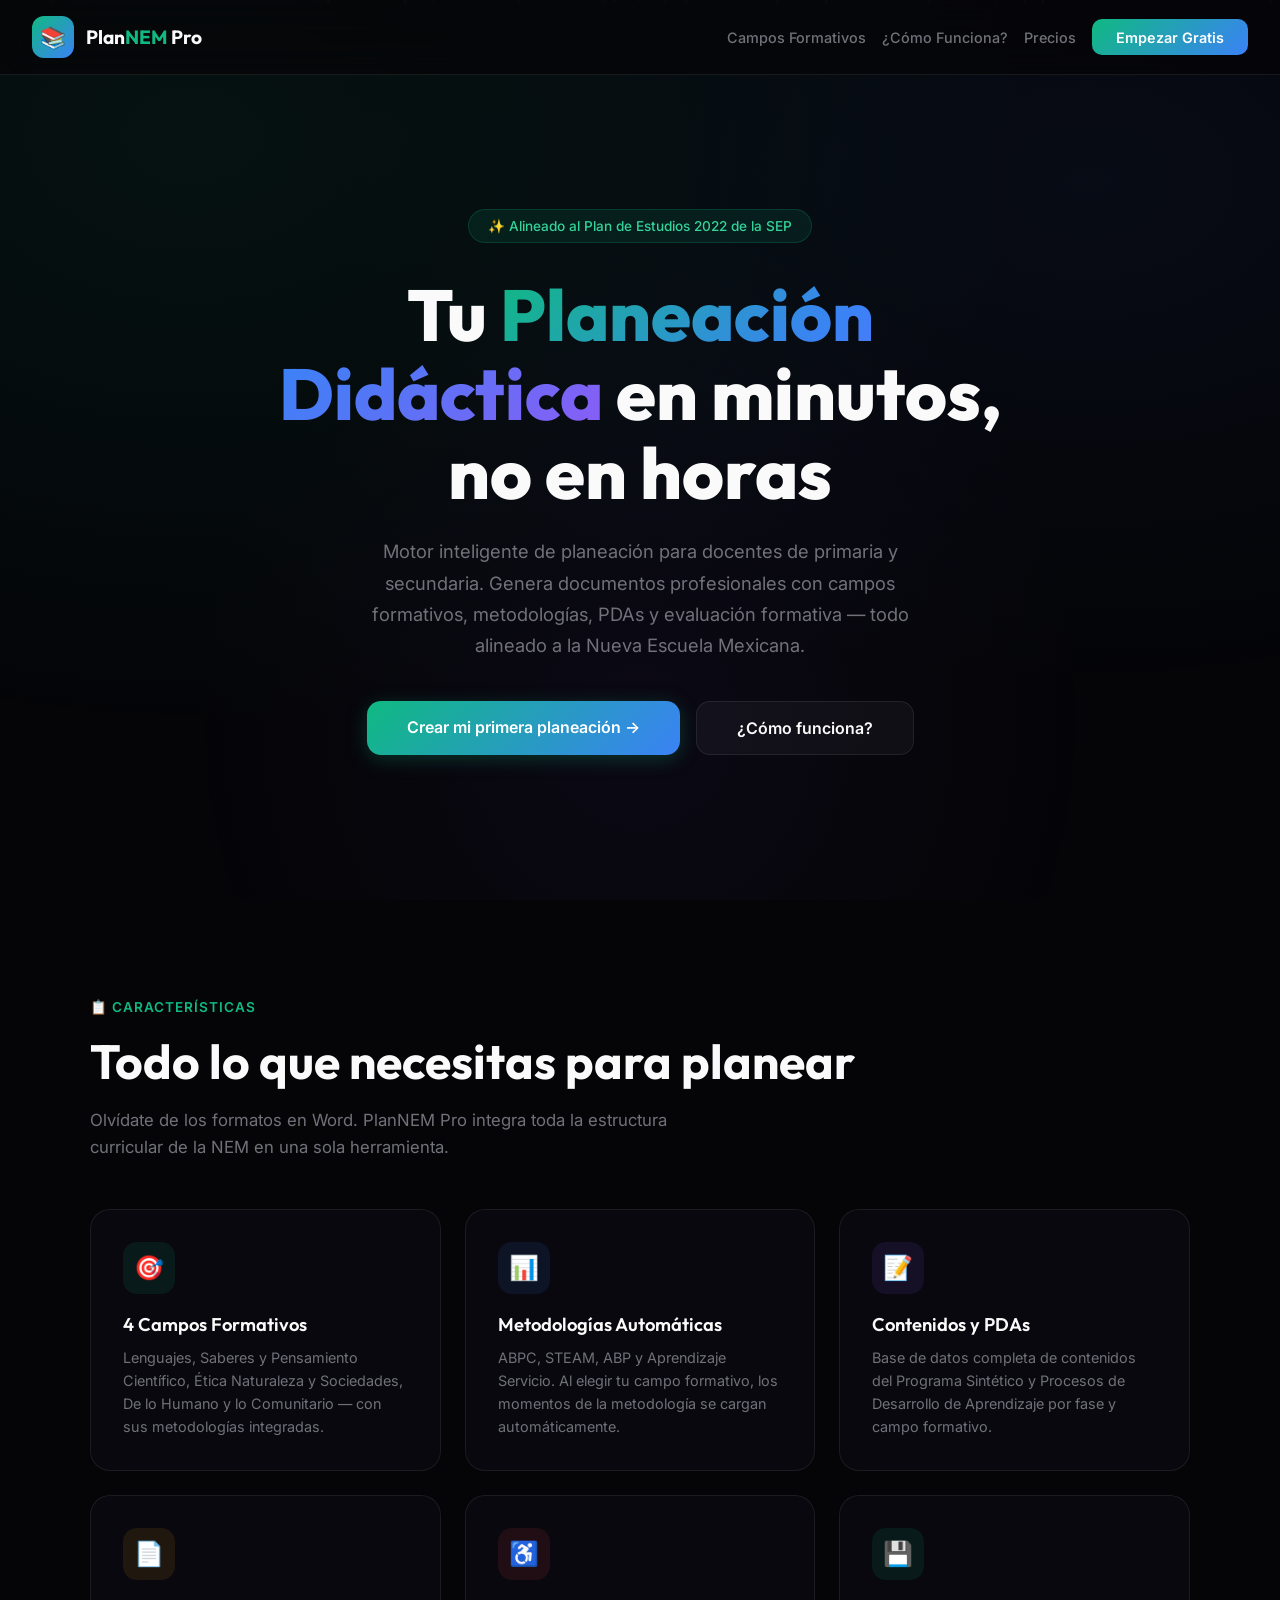
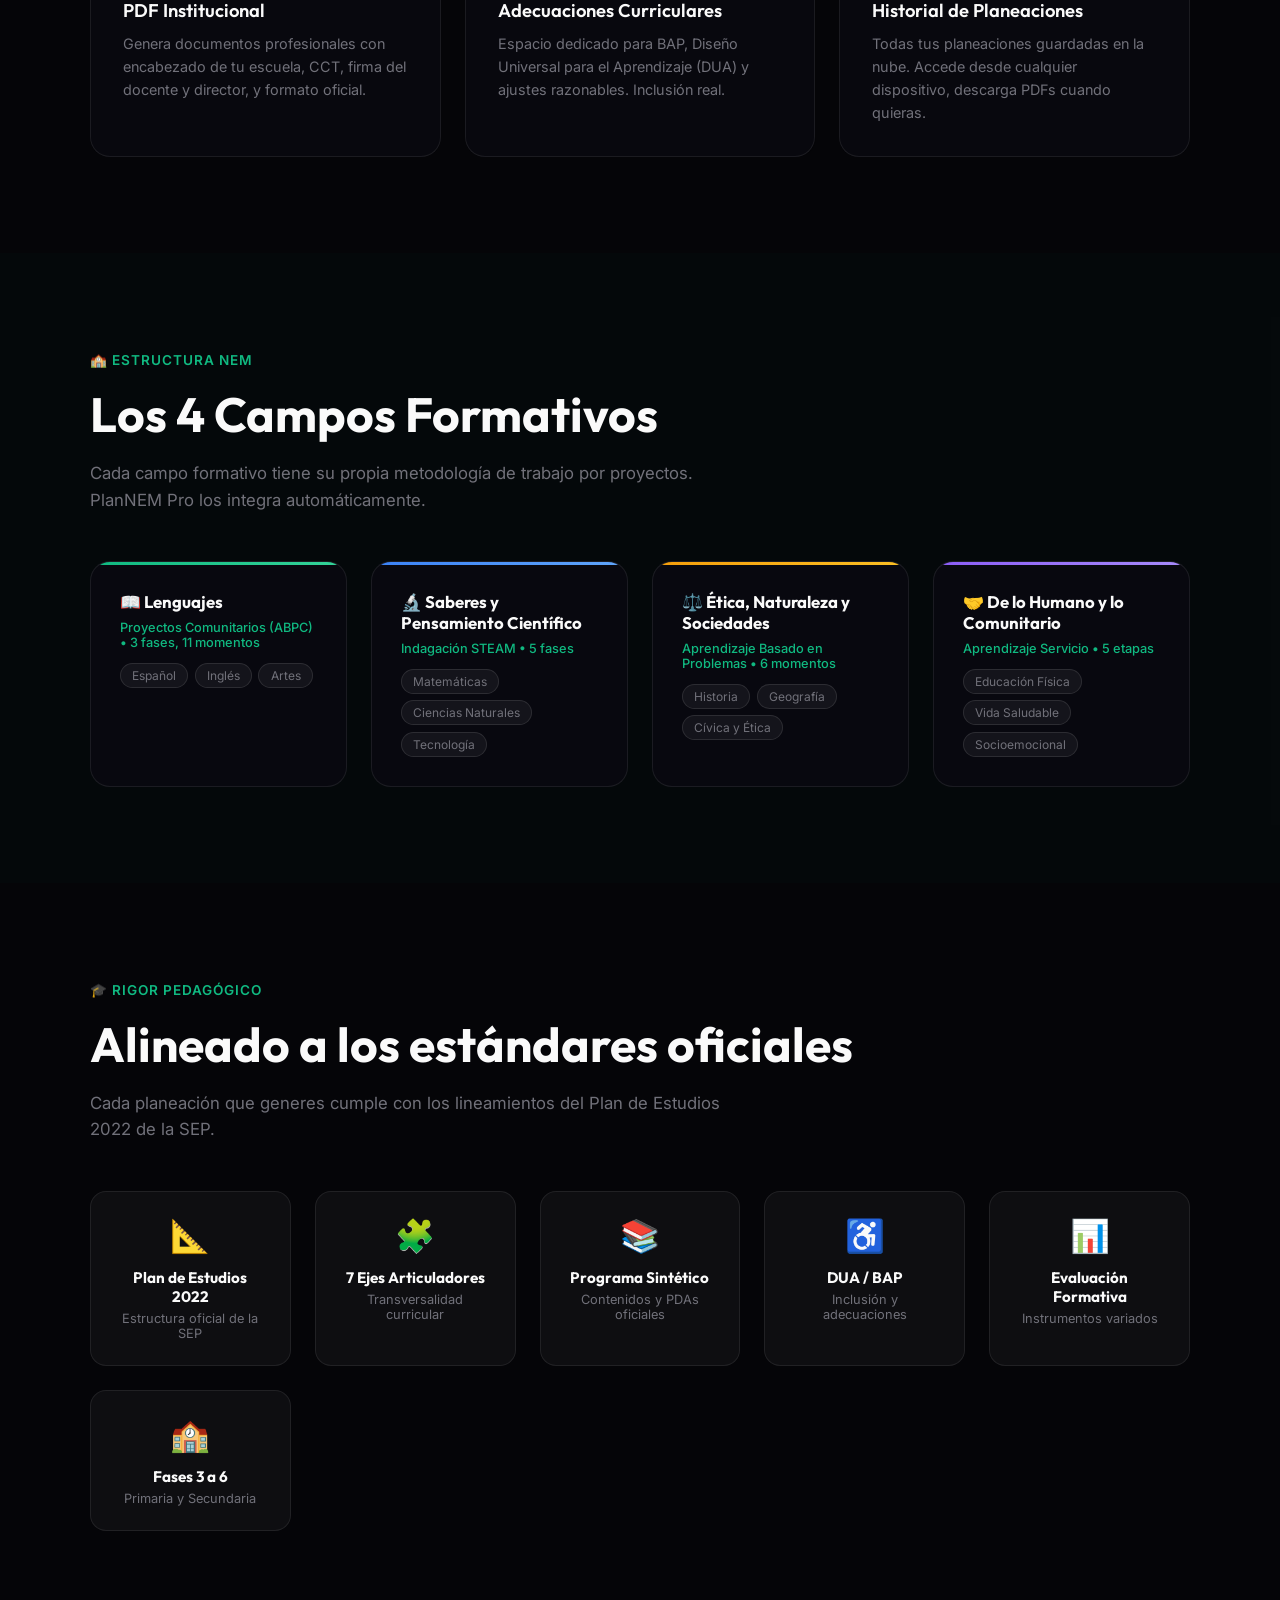
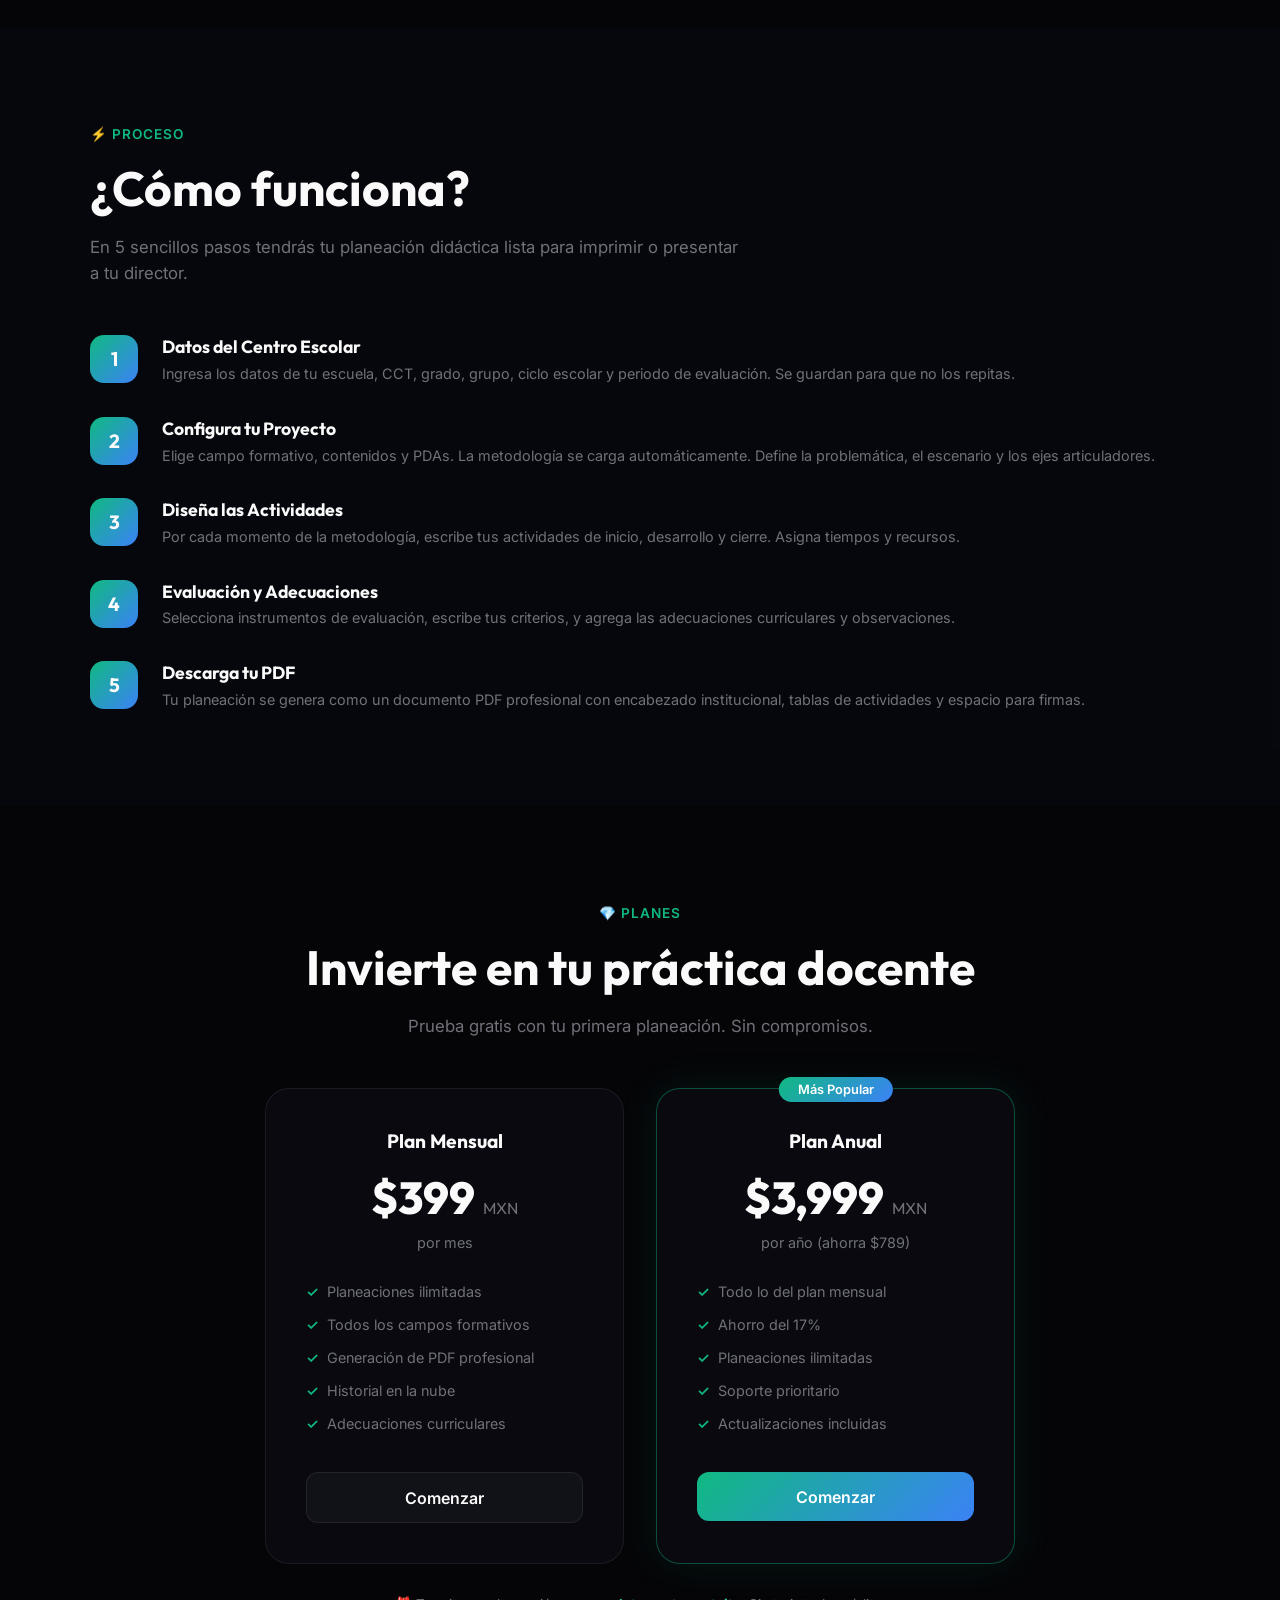
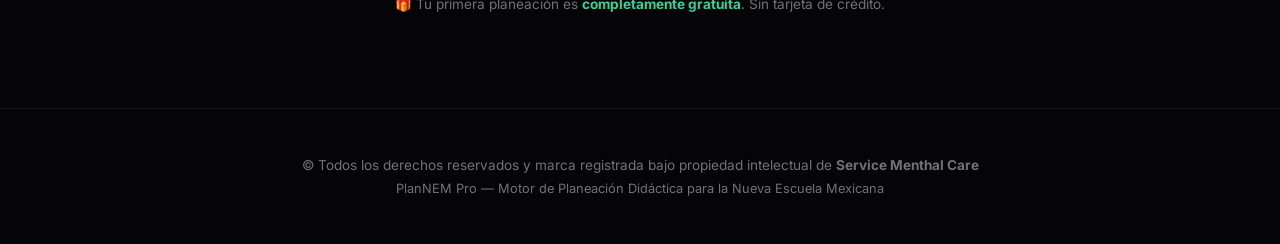
<file: promo/index.html>
<!DOCTYPE html>
<html lang="es">
<head>
<meta charset="UTF-8">
<meta name="viewport" content="width=device-width, initial-scale=1.0">
<title>PlanNEM Pro | Planeación Didáctica Inteligente — Nueva Escuela Mexicana</title>
<meta name="description" content="Genera planeaciones didácticas profesionales alineadas al Plan de Estudios 2022 de la SEP. Campos formativos, metodologías, PDAs y evaluación formativa en minutos.">
<link href="https://fonts.googleapis.com/css2?family=Outfit:wght@400;500;600;700;800&family=Inter:wght@400;500;600&display=swap" rel="stylesheet">
<style>
:root {
  --bg: #050508;
  --surface: rgba(255,255,255,0.04);
  --border: rgba(255,255,255,0.08);
  --accent: #10B981;
  --accent-blue: #3B82F6;
  --accent-purple: #8B5CF6;
  --text: #FAFAFA;
  --muted: #71717A;
  --success: #34D399;
}

* { margin:0; padding:0; box-sizing:border-box; }

html { scroll-behavior: smooth; }

body {
  font-family: 'Inter', -apple-system, sans-serif;
  background: var(--bg);
  color: var(--text);
  overflow-x: hidden;
  -webkit-font-smoothing: antialiased;
}

/* ─── Animated Background ─── */
.bg-gradient {
  position: fixed; inset: 0; z-index: 0;
  background:
    radial-gradient(ellipse at 15% 15%, rgba(16,185,129,0.08) 0%, transparent 55%),
    radial-gradient(ellipse at 85% 20%, rgba(59,130,246,0.06) 0%, transparent 50%),
    radial-gradient(ellipse at 50% 80%, rgba(139,92,246,0.05) 0%, transparent 50%);
  pointer-events: none;
}

.particles {
  position: fixed; inset: 0; z-index: 0; pointer-events: none;
  overflow: hidden;
}
.particle {
  position: absolute;
  width: 2px; height: 2px;
  background: rgba(16,185,129,0.3);
  border-radius: 50%;
  animation: floatUp linear infinite;
}
@keyframes floatUp {
  0% { transform: translateY(100vh) scale(0); opacity: 0; }
  10% { opacity: 1; }
  90% { opacity: 1; }
  100% { transform: translateY(-10vh) scale(1); opacity: 0; }
}

/* ─── Navigation ─── */
.nav {
  position: fixed; top: 0; left: 0; right: 0; z-index: 100;
  padding: 1rem 2rem;
  display: flex; align-items: center; justify-content: space-between;
  background: rgba(5,5,8,0.8);
  backdrop-filter: blur(20px);
  border-bottom: 1px solid var(--border);
  transition: all 0.3s;
}
.nav-brand {
  display: flex; align-items: center; gap: 0.75rem;
}
.nav-logo {
  width: 42px; height: 42px;
  background: linear-gradient(135deg, var(--accent), var(--accent-blue));
  border-radius: 12px;
  display: flex; align-items: center; justify-content: center;
  font-size: 1.3rem;
}
.nav-name {
  font-family: 'Outfit', sans-serif;
  font-weight: 700; font-size: 1.2rem;
}
.nav-name span { color: var(--accent); }
.nav-cta {
  display: flex; align-items: center; gap: 1rem;
}
.nav-link {
  color: var(--muted); text-decoration: none;
  font-size: 0.9rem; font-weight: 500;
  transition: color 0.2s;
}
.nav-link:hover { color: var(--text); }
.btn-nav {
  background: linear-gradient(135deg, var(--accent), var(--accent-blue));
  color: white; border: none;
  padding: 0.6rem 1.5rem; border-radius: 10px;
  font-weight: 600; font-size: 0.9rem;
  cursor: pointer; text-decoration: none;
  transition: transform 0.2s, box-shadow 0.2s;
}
.btn-nav:hover {
  transform: translateY(-2px);
  box-shadow: 0 8px 25px rgba(16,185,129,0.3);
}

/* ─── Hero Section ─── */
.hero {
  position: relative; z-index: 1;
  min-height: 100vh;
  display: flex; align-items: center; justify-content: center;
  text-align: center;
  padding: 8rem 2rem 4rem;
}
.hero-content { max-width: 800px; }
.hero-badge {
  display: inline-flex; align-items: center; gap: 0.5rem;
  background: rgba(16,185,129,0.1);
  border: 1px solid rgba(16,185,129,0.2);
  color: var(--success);
  padding: 0.5rem 1.2rem; border-radius: 50px;
  font-size: 0.85rem; font-weight: 500;
  margin-bottom: 2rem;
  animation: fadeInDown 0.8s ease;
}
.hero h1 {
  font-family: 'Outfit', sans-serif;
  font-size: clamp(2.5rem, 6vw, 4.5rem);
  font-weight: 800;
  line-height: 1.1;
  margin-bottom: 1.5rem;
  animation: fadeInUp 0.8s ease 0.2s both;
}
.hero h1 .gradient-text {
  background: linear-gradient(135deg, var(--accent), var(--accent-blue), var(--accent-purple));
  -webkit-background-clip: text;
  -webkit-text-fill-color: transparent;
  background-clip: text;
}
.hero p {
  font-size: 1.15rem;
  color: var(--muted);
  line-height: 1.7;
  max-width: 600px;
  margin: 0 auto 2.5rem;
  animation: fadeInUp 0.8s ease 0.4s both;
}
.hero-buttons {
  display: flex; gap: 1rem;
  justify-content: center; flex-wrap: wrap;
  animation: fadeInUp 0.8s ease 0.6s both;
}
.btn-hero {
  padding: 1rem 2.5rem; border-radius: 14px;
  font-size: 1rem; font-weight: 600;
  cursor: pointer; text-decoration: none;
  transition: all 0.3s;
  border: none;
}
.btn-hero-primary {
  background: linear-gradient(135deg, var(--accent), var(--accent-blue));
  color: white;
  box-shadow: 0 4px 20px rgba(16,185,129,0.25);
}
.btn-hero-primary:hover {
  transform: translateY(-3px);
  box-shadow: 0 8px 30px rgba(16,185,129,0.4);
}
.btn-hero-secondary {
  background: var(--surface);
  color: var(--text);
  border: 1px solid var(--border);
}
.btn-hero-secondary:hover {
  background: rgba(255,255,255,0.08);
  border-color: rgba(255,255,255,0.15);
}

/* ─── Section Base ─── */
.section {
  position: relative; z-index: 1;
  padding: 6rem 2rem;
}
.section-inner {
  max-width: 1100px;
  margin: 0 auto;
}
.section-label {
  display: inline-flex; align-items: center; gap: 0.4rem;
  color: var(--accent); font-size: 0.85rem;
  font-weight: 600; text-transform: uppercase;
  letter-spacing: 1px; margin-bottom: 1rem;
}
.section-title {
  font-family: 'Outfit', sans-serif;
  font-size: clamp(2rem, 4vw, 3rem);
  font-weight: 700; margin-bottom: 1rem;
}
.section-subtitle {
  color: var(--muted); font-size: 1.05rem;
  max-width: 650px; line-height: 1.6;
  margin-bottom: 3rem;
}

/* ─── Feature Cards ─── */
.features-grid {
  display: grid;
  grid-template-columns: repeat(auto-fit, minmax(280px, 1fr));
  gap: 1.5rem;
}
.feature-card {
  background: rgba(10,10,18,0.7);
  border: 1px solid var(--border);
  border-radius: 20px;
  padding: 2rem;
  backdrop-filter: blur(20px);
  transition: all 0.3s;
}
.feature-card:hover {
  border-color: rgba(16,185,129,0.3);
  transform: translateY(-4px);
  box-shadow: 0 12px 40px rgba(0,0,0,0.3);
}
.feature-icon {
  width: 52px; height: 52px;
  border-radius: 14px;
  display: flex; align-items: center; justify-content: center;
  font-size: 1.5rem;
  margin-bottom: 1.2rem;
}
.feature-card h3 {
  font-family: 'Outfit', sans-serif;
  font-size: 1.15rem; font-weight: 600;
  margin-bottom: 0.6rem;
}
.feature-card p {
  color: var(--muted);
  font-size: 0.9rem; line-height: 1.6;
}

/* ─── Campos Formativos Grid ─── */
.campos-grid {
  display: grid;
  grid-template-columns: repeat(auto-fit, minmax(250px, 1fr));
  gap: 1.5rem;
}
.campo-card {
  background: rgba(10,10,18,0.8);
  border: 1px solid var(--border);
  border-radius: 20px;
  padding: 1.8rem;
  transition: all 0.3s;
  position: relative;
  overflow: hidden;
}
.campo-card::before {
  content: '';
  position: absolute; top: 0; left: 0; right: 0;
  height: 3px;
  border-radius: 20px 20px 0 0;
}
.campo-card:nth-child(1)::before { background: linear-gradient(90deg, #10B981, #34D399); }
.campo-card:nth-child(2)::before { background: linear-gradient(90deg, #3B82F6, #60A5FA); }
.campo-card:nth-child(3)::before { background: linear-gradient(90deg, #F59E0B, #FBBF24); }
.campo-card:nth-child(4)::before { background: linear-gradient(90deg, #8B5CF6, #A78BFA); }
.campo-card:hover { transform: translateY(-4px); }
.campo-card h3 { font-family: 'Outfit', sans-serif; font-size: 1.05rem; margin-bottom: 0.5rem; }
.campo-metodologia {
  font-size: 0.8rem; color: var(--accent);
  font-weight: 500; margin-bottom: 0.8rem;
}
.campo-disciplinas {
  display: flex; flex-wrap: wrap; gap: 0.4rem;
}
.campo-tag {
  background: rgba(255,255,255,0.05);
  border: 1px solid rgba(255,255,255,0.1);
  padding: 0.25rem 0.7rem; border-radius: 20px;
  font-size: 0.75rem; color: var(--muted);
}

/* ─── How it works ─── */
.steps-list {
  display: flex; flex-direction: column; gap: 2rem;
}
.step-item {
  display: flex; gap: 1.5rem; align-items: flex-start;
}
.step-number {
  width: 48px; height: 48px; flex-shrink: 0;
  background: linear-gradient(135deg, var(--accent), var(--accent-blue));
  border-radius: 14px;
  display: flex; align-items: center; justify-content: center;
  font-family: 'Outfit', sans-serif;
  font-weight: 700; font-size: 1.2rem;
}
.step-item h3 { font-family: 'Outfit', sans-serif; font-size: 1.1rem; margin-bottom: 0.3rem; }
.step-item p { color: var(--muted); font-size: 0.9rem; line-height: 1.5; }

/* ─── Pricing ─── */
.pricing-grid {
  display: grid;
  grid-template-columns: repeat(auto-fit, minmax(300px, 1fr));
  gap: 2rem; max-width: 750px; margin: 0 auto;
}
.price-card {
  background: rgba(10,10,18,0.8);
  border: 1px solid var(--border);
  border-radius: 24px;
  padding: 2.5rem;
  text-align: center;
  transition: all 0.3s;
  position: relative;
}
.price-card.featured {
  border-color: rgba(16,185,129,0.4);
  box-shadow: 0 0 40px rgba(16,185,129,0.1);
}
.price-card.featured::before {
  content: 'Más Popular';
  position: absolute; top: -12px; left: 50%; transform: translateX(-50%);
  background: linear-gradient(135deg, var(--accent), var(--accent-blue));
  color: white;
  padding: 0.3rem 1.2rem; border-radius: 20px;
  font-size: 0.8rem; font-weight: 600;
}
.price-card h3 { font-family: 'Outfit', sans-serif; font-size: 1.2rem; margin-bottom: 0.5rem; }
.price-amount {
  font-family: 'Outfit', sans-serif;
  font-size: 2.8rem; font-weight: 800;
  margin: 1rem 0 0.5rem;
}
.price-amount span { font-size: 1rem; color: var(--muted); font-weight: 400; }
.price-period { color: var(--muted); font-size: 0.9rem; margin-bottom: 1.5rem; }
.price-features { list-style: none; text-align: left; margin-bottom: 2rem; }
.price-features li {
  padding: 0.5rem 0; color: var(--muted);
  font-size: 0.9rem;
  display: flex; align-items: center; gap: 0.5rem;
}
.price-features li::before { content: '✓'; color: var(--accent); font-weight: 600; }
.btn-price {
  display: block; width: 100%;
  padding: 0.9rem; border-radius: 12px;
  font-size: 1rem; font-weight: 600;
  cursor: pointer; text-decoration: none;
  text-align: center;
  transition: all 0.3s; border: none;
}
.btn-price-primary {
  background: linear-gradient(135deg, var(--accent), var(--accent-blue));
  color: white;
}
.btn-price-secondary {
  background: var(--surface);
  color: var(--text);
  border: 1px solid var(--border);
}

/* ─── Rigor Section ─── */
.rigor-grid {
  display: grid;
  grid-template-columns: repeat(auto-fit, minmax(200px, 1fr));
  gap: 1.5rem;
}
.rigor-item {
  text-align: center;
  padding: 1.5rem;
  background: var(--surface);
  border: 1px solid var(--border);
  border-radius: 16px;
}
.rigor-item .icon { font-size: 2rem; margin-bottom: 0.8rem; }
.rigor-item h4 { font-family: 'Outfit', sans-serif; font-size: 0.95rem; margin-bottom: 0.3rem; }
.rigor-item p { color: var(--muted); font-size: 0.8rem; }

/* ─── Footer ─── */
.footer {
  position: relative; z-index: 1;
  text-align: center;
  padding: 3rem 2rem;
  border-top: 1px solid var(--border);
  color: var(--muted);
  font-size: 0.85rem;
}

/* ─── Animations ─── */
@keyframes fadeInDown {
  from { opacity: 0; transform: translateY(-20px); }
  to { opacity: 1; transform: translateY(0); }
}
@keyframes fadeInUp {
  from { opacity: 0; transform: translateY(30px); }
  to { opacity: 1; transform: translateY(0); }
}

/* ─── Responsive ─── */
@media (max-width: 768px) {
  .nav { padding: 0.8rem 1rem; }
  .nav-link { display: none; }
  .hero { padding: 7rem 1.5rem 3rem; }
  .section { padding: 4rem 1.5rem; }
  .step-item { flex-direction: column; align-items: center; text-align: center; }
  .pricing-grid { grid-template-columns: 1fr; }
}
</style>
</head>
<body>

<div class="bg-gradient"></div>
<div class="particles" id="particles"></div>

<!-- Navigation -->
<nav class="nav">
  <div class="nav-brand">
    <div class="nav-logo">📚</div>
    <div class="nav-name">Plan<span>NEM</span> Pro</div>
  </div>
  <div class="nav-cta">
    <a href="#campos" class="nav-link">Campos Formativos</a>
    <a href="#como-funciona" class="nav-link">¿Cómo Funciona?</a>
    <a href="#precios" class="nav-link">Precios</a>
    <a href="/app/auth.html" class="btn-nav">Empezar Gratis</a>
  </div>
</nav>

<!-- Hero Section -->
<section class="hero">
  <div class="hero-content">
    <div class="hero-badge">✨ Alineado al Plan de Estudios 2022 de la SEP</div>
    <h1>Tu <span class="gradient-text">Planeación Didáctica</span> en minutos, no en horas</h1>
    <p>Motor inteligente de planeación para docentes de primaria y secundaria. Genera documentos profesionales con campos formativos, metodologías, PDAs y evaluación formativa — todo alineado a la Nueva Escuela Mexicana.</p>
    <div class="hero-buttons">
      <a href="/app/auth.html" class="btn-hero btn-hero-primary">Crear mi primera planeación →</a>
      <a href="#como-funciona" class="btn-hero btn-hero-secondary">¿Cómo funciona?</a>
    </div>
  </div>
</section>

<!-- Features Section -->
<section class="section">
  <div class="section-inner">
    <div class="section-label">📋 Características</div>
    <h2 class="section-title">Todo lo que necesitas para planear</h2>
    <p class="section-subtitle">Olvídate de los formatos en Word. PlanNEM Pro integra toda la estructura curricular de la NEM en una sola herramienta.</p>
    
    <div class="features-grid">
      <div class="feature-card">
        <div class="feature-icon" style="background:rgba(16,185,129,0.1);color:#10B981;">🎯</div>
        <h3>4 Campos Formativos</h3>
        <p>Lenguajes, Saberes y Pensamiento Científico, Ética Naturaleza y Sociedades, De lo Humano y lo Comunitario — con sus metodologías integradas.</p>
      </div>
      <div class="feature-card">
        <div class="feature-icon" style="background:rgba(59,130,246,0.1);color:#3B82F6;">📊</div>
        <h3>Metodologías Automáticas</h3>
        <p>ABPC, STEAM, ABP y Aprendizaje Servicio. Al elegir tu campo formativo, los momentos de la metodología se cargan automáticamente.</p>
      </div>
      <div class="feature-card">
        <div class="feature-icon" style="background:rgba(139,92,246,0.1);color:#8B5CF6;">📝</div>
        <h3>Contenidos y PDAs</h3>
        <p>Base de datos completa de contenidos del Programa Sintético y Procesos de Desarrollo de Aprendizaje por fase y campo formativo.</p>
      </div>
      <div class="feature-card">
        <div class="feature-icon" style="background:rgba(245,158,11,0.1);color:#F59E0B;">📄</div>
        <h3>PDF Institucional</h3>
        <p>Genera documentos profesionales con encabezado de tu escuela, CCT, firma del docente y director, y formato oficial.</p>
      </div>
      <div class="feature-card">
        <div class="feature-icon" style="background:rgba(239,68,68,0.1);color:#EF4444;">♿</div>
        <h3>Adecuaciones Curriculares</h3>
        <p>Espacio dedicado para BAP, Diseño Universal para el Aprendizaje (DUA) y ajustes razonables. Inclusión real.</p>
      </div>
      <div class="feature-card">
        <div class="feature-icon" style="background:rgba(16,185,129,0.1);color:#10B981;">💾</div>
        <h3>Historial de Planeaciones</h3>
        <p>Todas tus planeaciones guardadas en la nube. Accede desde cualquier dispositivo, descarga PDFs cuando quieras.</p>
      </div>
    </div>
  </div>
</section>

<!-- Campos Formativos Section -->
<section class="section" id="campos" style="background:rgba(16,185,129,0.02);">
  <div class="section-inner">
    <div class="section-label">🏫 Estructura NEM</div>
    <h2 class="section-title">Los 4 Campos Formativos</h2>
    <p class="section-subtitle">Cada campo formativo tiene su propia metodología de trabajo por proyectos. PlanNEM Pro los integra automáticamente.</p>
    
    <div class="campos-grid">
      <div class="campo-card">
        <h3>📖 Lenguajes</h3>
        <div class="campo-metodologia">Proyectos Comunitarios (ABPC) • 3 fases, 11 momentos</div>
        <div class="campo-disciplinas">
          <span class="campo-tag">Español</span>
          <span class="campo-tag">Inglés</span>
          <span class="campo-tag">Artes</span>
        </div>
      </div>
      <div class="campo-card">
        <h3>🔬 Saberes y Pensamiento Científico</h3>
        <div class="campo-metodologia">Indagación STEAM • 5 fases</div>
        <div class="campo-disciplinas">
          <span class="campo-tag">Matemáticas</span>
          <span class="campo-tag">Ciencias Naturales</span>
          <span class="campo-tag">Tecnología</span>
        </div>
      </div>
      <div class="campo-card">
        <h3>⚖️ Ética, Naturaleza y Sociedades</h3>
        <div class="campo-metodologia">Aprendizaje Basado en Problemas • 6 momentos</div>
        <div class="campo-disciplinas">
          <span class="campo-tag">Historia</span>
          <span class="campo-tag">Geografía</span>
          <span class="campo-tag">Cívica y Ética</span>
        </div>
      </div>
      <div class="campo-card">
        <h3>🤝 De lo Humano y lo Comunitario</h3>
        <div class="campo-metodologia">Aprendizaje Servicio • 5 etapas</div>
        <div class="campo-disciplinas">
          <span class="campo-tag">Educación Física</span>
          <span class="campo-tag">Vida Saludable</span>
          <span class="campo-tag">Socioemocional</span>
        </div>
      </div>
    </div>
  </div>
</section>

<!-- Rigor Pedagógico -->
<section class="section">
  <div class="section-inner">
    <div class="section-label">🎓 Rigor Pedagógico</div>
    <h2 class="section-title">Alineado a los estándares oficiales</h2>
    <p class="section-subtitle">Cada planeación que generes cumple con los lineamientos del Plan de Estudios 2022 de la SEP.</p>
    
    <div class="rigor-grid">
      <div class="rigor-item">
        <div class="icon">📐</div>
        <h4>Plan de Estudios 2022</h4>
        <p>Estructura oficial de la SEP</p>
      </div>
      <div class="rigor-item">
        <div class="icon">🧩</div>
        <h4>7 Ejes Articuladores</h4>
        <p>Transversalidad curricular</p>
      </div>
      <div class="rigor-item">
        <div class="icon">📚</div>
        <h4>Programa Sintético</h4>
        <p>Contenidos y PDAs oficiales</p>
      </div>
      <div class="rigor-item">
        <div class="icon">♿</div>
        <h4>DUA / BAP</h4>
        <p>Inclusión y adecuaciones</p>
      </div>
      <div class="rigor-item">
        <div class="icon">📊</div>
        <h4>Evaluación Formativa</h4>
        <p>Instrumentos variados</p>
      </div>
      <div class="rigor-item">
        <div class="icon">🏫</div>
        <h4>Fases 3 a 6</h4>
        <p>Primaria y Secundaria</p>
      </div>
    </div>
  </div>
</section>

<!-- How it works -->
<section class="section" id="como-funciona" style="background:rgba(59,130,246,0.02);">
  <div class="section-inner">
    <div class="section-label">⚡ Proceso</div>
    <h2 class="section-title">¿Cómo funciona?</h2>
    <p class="section-subtitle">En 5 sencillos pasos tendrás tu planeación didáctica lista para imprimir o presentar a tu director.</p>
    
    <div class="steps-list">
      <div class="step-item">
        <div class="step-number">1</div>
        <div>
          <h3>Datos del Centro Escolar</h3>
          <p>Ingresa los datos de tu escuela, CCT, grado, grupo, ciclo escolar y periodo de evaluación. Se guardan para que no los repitas.</p>
        </div>
      </div>
      <div class="step-item">
        <div class="step-number">2</div>
        <div>
          <h3>Configura tu Proyecto</h3>
          <p>Elige campo formativo, contenidos y PDAs. La metodología se carga automáticamente. Define la problemática, el escenario y los ejes articuladores.</p>
        </div>
      </div>
      <div class="step-item">
        <div class="step-number">3</div>
        <div>
          <h3>Diseña las Actividades</h3>
          <p>Por cada momento de la metodología, escribe tus actividades de inicio, desarrollo y cierre. Asigna tiempos y recursos.</p>
        </div>
      </div>
      <div class="step-item">
        <div class="step-number">4</div>
        <div>
          <h3>Evaluación y Adecuaciones</h3>
          <p>Selecciona instrumentos de evaluación, escribe tus criterios, y agrega las adecuaciones curriculares y observaciones.</p>
        </div>
      </div>
      <div class="step-item">
        <div class="step-number">5</div>
        <div>
          <h3>Descarga tu PDF</h3>
          <p>Tu planeación se genera como un documento PDF profesional con encabezado institucional, tablas de actividades y espacio para firmas.</p>
        </div>
      </div>
    </div>
  </div>
</section>

<!-- Pricing -->
<section class="section" id="precios">
  <div class="section-inner" style="text-align:center;">
    <div class="section-label" style="justify-content:center;">💎 Planes</div>
    <h2 class="section-title">Invierte en tu práctica docente</h2>
    <p class="section-subtitle" style="margin-left:auto;margin-right:auto;">Prueba gratis con tu primera planeación. Sin compromisos.</p>
    
    <div class="pricing-grid">
      <div class="price-card">
        <h3>Plan Mensual</h3>
        <div class="price-amount">$399 <span>MXN</span></div>
        <div class="price-period">por mes</div>
        <ul class="price-features">
          <li>Planeaciones ilimitadas</li>
          <li>Todos los campos formativos</li>
          <li>Generación de PDF profesional</li>
          <li>Historial en la nube</li>
          <li>Adecuaciones curriculares</li>
        </ul>
        <a href="/app/auth.html" class="btn-price btn-price-secondary">Comenzar</a>
      </div>
      <div class="price-card featured">
        <h3>Plan Anual</h3>
        <div class="price-amount">$3,999 <span>MXN</span></div>
        <div class="price-period">por año (ahorra $789)</div>
        <ul class="price-features">
          <li>Todo lo del plan mensual</li>
          <li>Ahorro del 17%</li>
          <li>Planeaciones ilimitadas</li>
          <li>Soporte prioritario</li>
          <li>Actualizaciones incluidas</li>
        </ul>
        <a href="/app/auth.html" class="btn-price btn-price-primary">Comenzar</a>
      </div>
    </div>
    
    <p style="color:var(--muted);font-size:0.85rem;margin-top:2rem;">🎁 Tu primera planeación es <strong style="color:var(--success)">completamente gratuita</strong>. Sin tarjeta de crédito.</p>
  </div>
</section>

<!-- Footer -->
<footer class="footer">
  <p>© Todos los derechos reservados y marca registrada bajo propiedad intelectual de <strong>Service Menthal Care</strong></p>
  <p style="margin-top:0.5rem;font-size:0.8rem;">PlanNEM Pro — Motor de Planeación Didáctica para la Nueva Escuela Mexicana</p>
</footer>

<script>
// Particle effect
const particleContainer = document.getElementById('particles');
for (let i = 0; i < 30; i++) {
  const p = document.createElement('div');
  p.className = 'particle';
  p.style.left = Math.random() * 100 + '%';
  p.style.animationDuration = (8 + Math.random() * 15) + 's';
  p.style.animationDelay = Math.random() * 10 + 's';
  p.style.width = p.style.height = (1 + Math.random() * 3) + 'px';
  particleContainer.appendChild(p);
}

// Smooth scroll
document.querySelectorAll('a[href^="#"]').forEach(a => {
  a.addEventListener('click', e => {
    e.preventDefault();
    document.querySelector(a.getAttribute('href')).scrollIntoView({ behavior: 'smooth' });
  });
});
</script>

</body>
</html>
</file>
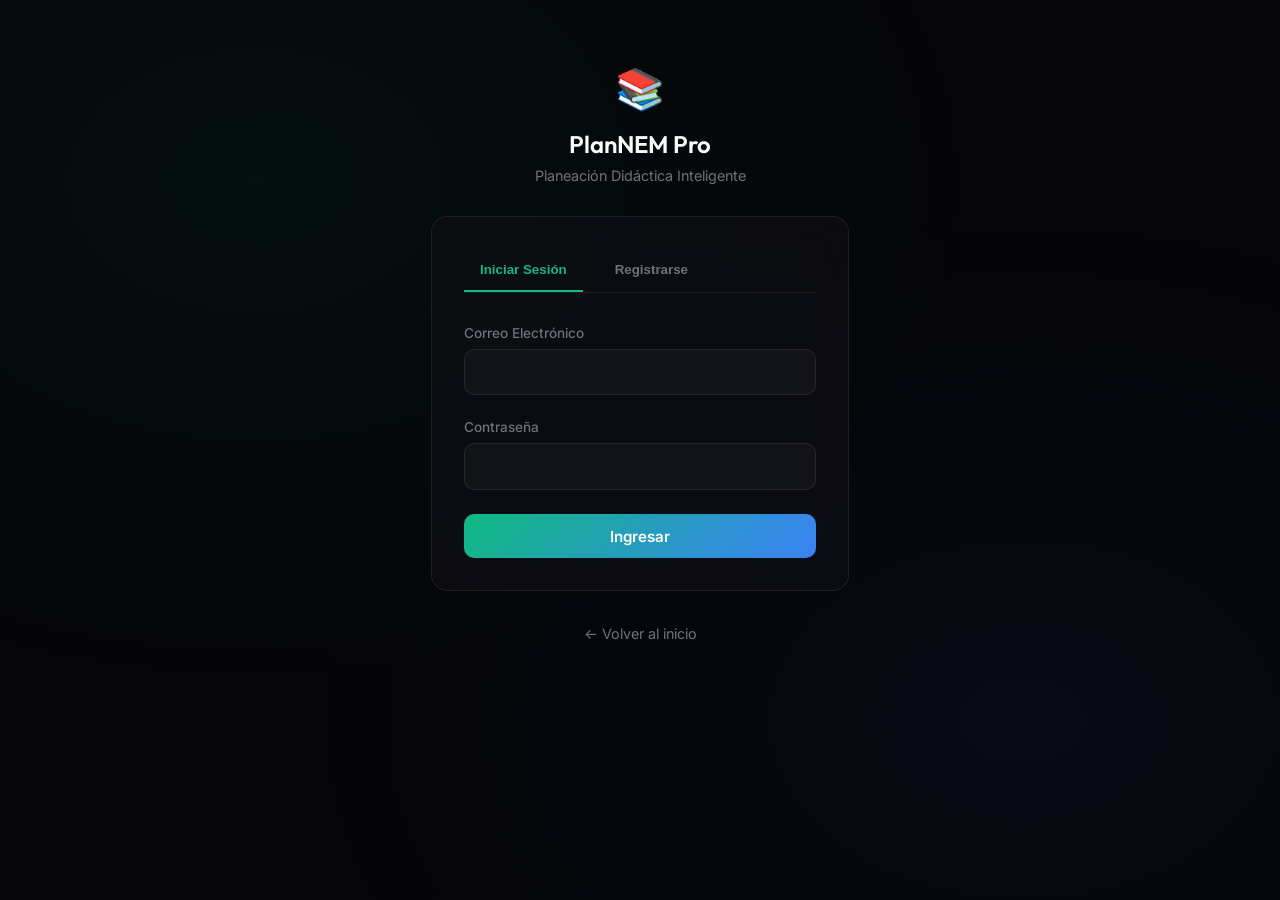
<file: frontend/auth.html>
<!DOCTYPE html>
<html lang="es">
<head>
    <meta charset="UTF-8">
    <meta name="viewport" content="width=device-width, initial-scale=1.0">
    <title>Acceso | PlanNEM Pro</title>
    <link href="https://fonts.googleapis.com/css2?family=Outfit:wght@400;600;700&family=Inter:wght@400;500;600&display=swap" rel="stylesheet">
    <link rel="stylesheet" href="./css/styles.css?v=1.0.0">
    <script src="./js/auth.js?v=1.0.0"></script>
    <style>
        .auth-container { max-width: 450px; margin: 4rem auto; padding: 0 1rem; }
        .tab-nav { display: flex; gap: 1rem; margin-bottom: 2rem; border-bottom: 1px solid var(--border); }
        .tab-btn { background: none; border: none; color: var(--muted); padding: 0.8rem 1rem; font-weight: 600; cursor: pointer; border-bottom: 2px solid transparent; }
        .tab-btn.active { color: var(--accent); border-bottom-color: var(--accent); }
        .tab-content { display: none; }
        .tab-content.active { display: block; animation: fadeIn 0.3s; }
        .logo-center { text-align: center; margin-bottom: 2rem; }
        .logo-center .icon { font-size: 2.5rem; margin-bottom: 1rem; }
        .logo-center h1 { font-size: 1.5rem; }
        
        .free-eval-welcome { text-align: center; padding: 2rem 1rem; border: 1px solid var(--accent); border-radius: 16px; background: rgba(16,185,129,0.05); }
        .free-eval-welcome h2 { color: var(--accent); margin: 1rem 0; }
        .free-eval-welcome p { color: var(--muted); margin-bottom: 2rem; line-height: 1.5; }
        
        .payment-panel { text-align: center; padding: 2rem 1rem; }
        .payment-panel .bank-info { background: var(--surface); padding: 1.5rem; border-radius: 12px; margin: 1.5rem 0; text-align: left; }
        .payment-panel .bank-info p { margin-bottom: 0.5rem; }
        .payment-panel .bank-info strong { color: var(--accent-blue); }
    </style>
</head>
<body>

<div class="auth-container">
    <div class="logo-center">
        <div class="icon">📚</div>
        <h1>PlanNEM Pro</h1>
        <p style="color:var(--muted); font-size:0.9rem; margin-top:0.5rem;">Planeación Didáctica Inteligente</p>
    </div>

    <!-- Panel de Registro/Login -->
    <div id="auth-forms" class="card">
        <div class="tab-nav">
            <button class="tab-btn active" onclick="switchTab('login')">Iniciar Sesión</button>
            <button class="tab-btn" onclick="switchTab('register')">Registrarse</button>
        </div>

        <!-- Login -->
        <div id="login-tab" class="tab-content active">
            <form id="login-form">
                <div class="form-group">
                    <label>Correo Electrónico</label>
                    <input type="email" id="login-email" class="form-control" required>
                </div>
                <div class="form-group">
                    <label>Contraseña</label>
                    <input type="password" id="login-password" class="form-control" required>
                </div>
                <div id="login-error" style="color:var(--danger); font-size:0.85rem; margin-bottom:1rem; display:none;"></div>
                <button type="submit" class="btn btn-primary" style="width:100%">Ingresar</button>
            </form>
        </div>

        <!-- Register -->
        <div id="register-tab" class="tab-content">
            <form id="register-form">
                <div class="form-group">
                    <label>Nombre Completo</label>
                    <input type="text" id="reg-name" class="form-control" required>
                </div>
                <div class="form-group">
                    <label>Correo Electrónico</label>
                    <input type="email" id="reg-email" class="form-control" required>
                </div>
                <div class="form-group">
                    <label>Contraseña</label>
                    <input type="password" id="reg-password" class="form-control" required minlength="6">
                </div>
                
                <div class="form-group">
                    <label>Selecciona un plan (Se activará tras el pago)</label>
                    <div class="plan-selector">
                        <div class="plan-option selected" onclick="selectPlan('monthly')" id="plan-monthly">
                            <h4>Mensual</h4>
                            <div class="price">$399</div>
                            <div class="period">MXN / mes</div>
                        </div>
                        <div class="plan-option" onclick="selectPlan('yearly')" id="plan-yearly">
                            <h4>Anual</h4>
                            <div class="price">$3,999</div>
                            <div class="period">MXN / año</div>
                        </div>
                    </div>
                </div>

                <div id="reg-error" style="color:var(--danger); font-size:0.85rem; margin-bottom:1rem; display:none;"></div>
                <button type="submit" class="btn btn-primary" style="width:100%">Crear Cuenta</button>
            </form>
        </div>
    </div>

    <!-- Panel Prueba Gratuita (Post-Registro) -->
    <div id="free-eval-panel" class="card" style="display:none;">
        <div class="free-eval-welcome">
            <div style="font-size:3rem;">🎁</div>
            <h2>¡Cuenta Creada!</h2>
            <p>Tienes <strong>1 Planeación Gratuita</strong> disponible.<br><br>Te hemos otorgado una prueba completa para que generes tu primera planeación didáctica y descargues el PDF sin costo.</p>
            <button onclick="window.location.href='/app/'" class="btn btn-primary" style="width:100%;">Crear mi planeación gratis →</button>
        </div>
    </div>

    <!-- Panel de Pago (Usuarios sin plan/prueba) -->
    <div id="payment-panel" class="card" style="display:none;">
        <div class="payment-panel">
            <div style="font-size:3rem;">💳</div>
            <h2 style="margin:1rem 0;">Activa tu Suscripción</h2>
            <p style="color:var(--muted); font-size:0.9rem;">Para continuar generando planeaciones ilimitadas, por favor realiza tu pago y envía el comprobante.</p>
            
            <div class="bank-info">
                <p><strong>Banco:</strong> BBVA</p>
                <p><strong>CLABE:</strong> 012227029234407454</p>
                <p><strong>Nombre:</strong> Ivan Molina Avila</p>
            </div>
            
            <p style="color:var(--muted); font-size:0.85rem; margin-bottom:1.5rem;">
                Envía tu comprobante de pago por WhatsApp indicando tu correo registrado (<span id="user-payment-email"></span>) para activar tu cuenta.
            </p>
            
            <a href="https://wa.me/521XXXXXXXXXX" target="_blank" class="btn btn-primary" style="width:100%; margin-bottom:1rem; background:#25D366;">Enviar Comprobante por WhatsApp</a>
            <button onclick="window.ccAuth.logoutUser()" class="btn btn-secondary" style="width:100%;">Cerrar Sesión</button>
        </div>
    </div>

    <div style="text-align:center; margin-top:2rem;">
        <a href="/" style="color:var(--muted); text-decoration:none; font-size:0.9rem;">← Volver al inicio</a>
    </div>
</div>

<script>
let selectedPlan = 'monthly';

function switchTab(tab) {
    document.querySelectorAll('.tab-btn').forEach(b => b.classList.remove('active'));
    document.querySelectorAll('.tab-content').forEach(c => c.classList.remove('active'));
    event.target.classList.add('active');
    document.getElementById(tab + '-tab').classList.add('active');
}

function selectPlan(plan) {
    selectedPlan = plan;
    document.querySelectorAll('.plan-option').forEach(el => el.classList.remove('selected'));
    document.getElementById('plan-' + plan).classList.add('selected');
}

document.getElementById('login-form').addEventListener('submit', async (e) => {
    e.preventDefault();
    const btn = e.target.querySelector('button');
    const err = document.getElementById('login-error');
    err.style.display = 'none';
    btn.disabled = true; btn.textContent = 'Ingresando...';

    try {
        const res = await fetch(`${window.ccAuth.API_URL}/api/auth/login`, {
            method: 'POST',
            headers: {'Content-Type': 'application/json'},
            body: JSON.stringify({
                email: document.getElementById('login-email').value,
                password: document.getElementById('login-password').value
            })
        });
        const data = await res.json();
        
        if (res.ok) {
            window.ccAuth.setToken(data.token);
            window.ccAuth.setUser(data.user);
            
            if (data.user.plan_active || data.user.free_eval_available) {
                window.location.href = '/app/';
            } else {
                document.getElementById('auth-forms').style.display = 'none';
                document.getElementById('payment-panel').style.display = 'block';
                document.getElementById('user-payment-email').textContent = data.user.email;
            }
        } else {
            err.textContent = data.detail || 'Error al iniciar sesión';
            err.style.display = 'block';
        }
    } catch(e) {
        err.textContent = 'Error de conexión';
        err.style.display = 'block';
    } finally {
        btn.disabled = false; btn.textContent = 'Ingresar';
    }
});

document.getElementById('register-form').addEventListener('submit', async (e) => {
    e.preventDefault();
    const btn = e.target.querySelector('button');
    const err = document.getElementById('reg-error');
    err.style.display = 'none';
    btn.disabled = true; btn.textContent = 'Creando cuenta...';

    try {
        const res = await fetch(`${window.ccAuth.API_URL}/api/auth/register`, {
            method: 'POST',
            headers: {'Content-Type': 'application/json'},
            body: JSON.stringify({
                name: document.getElementById('reg-name').value,
                email: document.getElementById('reg-email').value,
                password: document.getElementById('reg-password').value,
                plan: selectedPlan
            })
        });
        const data = await res.json();
        
        if (res.ok) {
            window.ccAuth.setToken(data.token);
            window.ccAuth.setUser(data.user);
            document.getElementById('auth-forms').style.display = 'none';
            document.getElementById('free-eval-panel').style.display = 'block';
        } else {
            err.textContent = data.detail || 'Error al registrar';
            err.style.display = 'block';
        }
    } catch(e) {
        err.textContent = 'Error de conexión';
        err.style.display = 'block';
    } finally {
        btn.disabled = false; btn.textContent = 'Crear Cuenta';
    }
});

// Init check
window.onload = async () => {
    const params = new URLSearchParams(window.location.search);
    if (params.get('expired') === '1') {
        const user = window.ccAuth.getUser();
        if (user && user.email) {
            document.getElementById('auth-forms').style.display = 'none';
            document.getElementById('payment-panel').style.display = 'block';
            document.getElementById('user-payment-email').textContent = user.email;
        }
    }
};
</script>

</body>
</html>
</file>
<file: frontend/css/styles.css>
:root {
    --bg: #050508;
    --surface: rgba(255, 255, 255, 0.04);
    --surface-hover: rgba(255, 255, 255, 0.08);
    --border: rgba(255, 255, 255, 0.08);
    --accent: #10B981;
    --accent-hover: #059669;
    --accent-blue: #3B82F6;
    --accent-purple: #8B5CF6;
    --success: #34D399;
    --danger: #EF4444;
    --warning: #F59E0B;
    --text: #FAFAFA;
    --muted: #71717A;
}

* {
    margin: 0;
    padding: 0;
    box-sizing: border-box;
}

body {
    font-family: 'Inter', sans-serif;
    background-color: var(--bg);
    color: var(--text);
    overflow-x: hidden;
}

/* Background animated */
body::before {
    content: '';
    position: fixed;
    inset: 0;
    z-index: -1;
    background: radial-gradient(ellipse at 20% 20%, rgba(16,185,129,0.06) 0%, transparent 50%),
                radial-gradient(ellipse at 80% 80%, rgba(59,130,246,0.05) 0%, transparent 50%);
    pointer-events: none;
}

/* Headings */
h1, h2, h3, h4, h5, h6 {
    font-family: 'Outfit', sans-serif;
    font-weight: 600;
}

/* Auth Header */
.auth-header {
    display: flex;
    justify-content: space-between;
    align-items: center;
    padding: 1rem 2rem;
    background: rgba(10, 10, 15, 0.8);
    backdrop-filter: blur(10px);
    border-bottom: 1px solid var(--border);
    position: sticky;
    top: 0;
    z-index: 100;
}
.brand {
    font-family: 'Outfit', sans-serif;
    font-size: 1.25rem;
    font-weight: 700;
    display: flex;
    align-items: center;
    gap: 0.5rem;
}
.user-panel {
    display: flex;
    align-items: center;
    gap: 1.5rem;
    font-size: 0.9rem;
}
.plan-badge {
    background: rgba(16, 185, 129, 0.15);
    color: var(--success);
    padding: 0.3rem 0.8rem;
    border-radius: 20px;
    font-weight: 500;
    font-size: 0.8rem;
    display: flex;
    align-items: center;
    gap: 0.4rem;
}
.plan-badge.expired {
    background: rgba(239, 68, 68, 0.15);
    color: var(--danger);
}
.btn-logout {
    background: none;
    border: none;
    color: var(--muted);
    cursor: pointer;
    font-size: 0.9rem;
    transition: color 0.2s;
}
.btn-logout:hover {
    color: var(--text);
}

/* Cards & Containers */
.container {
    max-width: 1000px;
    margin: 2rem auto;
    padding: 0 1rem;
}
.card {
    background: rgba(15, 15, 20, 0.7);
    border: 1px solid var(--border);
    border-radius: 16px;
    padding: 2rem;
    backdrop-filter: blur(20px);
    margin-bottom: 2rem;
}

/* Form Elements */
.form-group {
    margin-bottom: 1.5rem;
}
.form-group label {
    display: block;
    font-size: 0.85rem;
    color: var(--muted);
    margin-bottom: 0.5rem;
    font-weight: 500;
}
.form-control {
    width: 100%;
    background: rgba(255, 255, 255, 0.03);
    border: 1px solid var(--border);
    color: var(--text);
    padding: 0.8rem 1rem;
    border-radius: 10px;
    font-family: 'Inter', sans-serif;
    font-size: 0.95rem;
    transition: all 0.2s;
}
.form-control:focus {
    outline: none;
    border-color: var(--accent);
    background: rgba(255, 255, 255, 0.06);
}
textarea.form-control {
    resize: vertical;
    min-height: 100px;
}
select.form-control {
    appearance: none;
    background-image: url("data:image/svg+xml;charset=UTF-8,%3csvg xmlns='http://www.w3.org/2000/svg' viewBox='0 0 24 24' fill='none' stroke='%2371717a' stroke-width='2' stroke-linecap='round' stroke-linejoin='round'%3e%3cpolyline points='6 9 12 15 18 9'%3e%3c/polyline%3e%3c/svg%3e");
    background-repeat: no-repeat;
    background-position: right 1rem center;
    background-size: 1em;
}

/* Buttons */
.btn {
    display: inline-flex;
    align-items: center;
    justify-content: center;
    gap: 0.5rem;
    padding: 0.8rem 1.5rem;
    border-radius: 10px;
    font-family: 'Inter', sans-serif;
    font-weight: 600;
    font-size: 0.95rem;
    cursor: pointer;
    transition: all 0.2s;
    border: none;
}
.btn-primary {
    background: linear-gradient(135deg, var(--accent), var(--accent-blue));
    color: white;
}
.btn-primary:hover {
    transform: translateY(-2px);
    box-shadow: 0 4px 15px rgba(16, 185, 129, 0.3);
}
.btn-secondary {
    background: var(--surface);
    color: var(--text);
    border: 1px solid var(--border);
}
.btn-secondary:hover {
    background: var(--surface-hover);
}

/* Auth Specific */
.auth-container {
    max-width: 450px;
    margin: 4rem auto;
}
.plan-selector {
    display: flex;
    gap: 1rem;
    margin-bottom: 2rem;
}
.plan-option {
    flex: 1;
    background: var(--surface);
    border: 1px solid var(--border);
    border-radius: 12px;
    padding: 1.5rem 1rem;
    text-align: center;
    cursor: pointer;
    transition: all 0.2s;
}
.plan-option.selected {
    border-color: var(--accent);
    background: rgba(16, 185, 129, 0.05);
}
.plan-option h4 { margin-bottom: 0.5rem; font-size: 1rem; }
.plan-option .price { font-size: 1.5rem; font-weight: 700; color: var(--accent); }
.plan-option .period { font-size: 0.8rem; color: var(--muted); }

/* Steps Navigation */
.dock {
    position: fixed;
    bottom: 2rem;
    left: 50%;
    transform: translateX(-50%);
    background: rgba(10, 10, 15, 0.85);
    backdrop-filter: blur(20px);
    border: 1px solid var(--border);
    border-radius: 100px;
    padding: 0.5rem;
    display: flex;
    gap: 0.5rem;
    z-index: 1000;
    box-shadow: 0 10px 40px rgba(0,0,0,0.5);
}
.dock-btn {
    background: transparent;
    border: none;
    color: var(--muted);
    padding: 0.6rem 1.2rem;
    border-radius: 50px;
    font-family: 'Inter', sans-serif;
    font-size: 0.85rem;
    font-weight: 500;
    cursor: pointer;
    transition: all 0.2s;
    display: flex;
    align-items: center;
    gap: 0.5rem;
}
.dock-btn:hover {
    color: var(--text);
    background: var(--surface);
}
.dock-btn.active {
    background: rgba(16, 185, 129, 0.15);
    color: var(--accent);
}

.step-section {
    display: none;
    animation: fadeIn 0.4s ease;
    padding-bottom: 6rem;
}
.step-section.active {
    display: block;
}

@keyframes fadeIn {
    from { opacity: 0; transform: translateY(10px); }
    to { opacity: 1; transform: translateY(0); }
}

/* Component UI */
.tag-checkbox {
    display: inline-block;
    cursor: pointer;
    margin: 0 0.5rem 0.5rem 0;
}
.tag-checkbox input { display: none; }
.tag-checkbox span {
    display: inline-block;
    padding: 0.4rem 1rem;
    background: var(--surface);
    border: 1px solid var(--border);
    border-radius: 20px;
    font-size: 0.85rem;
    color: var(--muted);
    transition: all 0.2s;
}
.tag-checkbox input:checked + span {
    background: rgba(16, 185, 129, 0.15);
    border-color: var(--accent);
    color: var(--accent);
}

.accordion {
    border: 1px solid var(--border);
    border-radius: 12px;
    margin-bottom: 1rem;
    overflow: hidden;
}
.accordion-header {
    background: rgba(255, 255, 255, 0.02);
    padding: 1.2rem;
    cursor: pointer;
    display: flex;
    justify-content: space-between;
    align-items: center;
    font-weight: 600;
    transition: background 0.2s;
}
.accordion-header:hover {
    background: rgba(255, 255, 255, 0.04);
}
.accordion-content {
    padding: 1.5rem;
    border-top: 1px solid var(--border);
    display: none;
}
.accordion.open .accordion-content {
    display: block;
}
.accordion.open .accordion-icon {
    transform: rotate(180deg);
}

/* History Cards */
.planeacion-card {
    background: var(--surface);
    border: 1px solid var(--border);
    border-radius: 12px;
    padding: 1.5rem;
    margin-bottom: 1rem;
    display: flex;
    justify-content: space-between;
    align-items: center;
}
.planeacion-info h4 { margin-bottom: 0.3rem; }
.planeacion-info p { font-size: 0.85rem; color: var(--muted); }
.planeacion-actions { display: flex; gap: 0.5rem; }

/* Responsive */
@media (max-width: 768px) {
    .dock {
        width: calc(100% - 2rem);
        overflow-x: auto;
        justify-content: flex-start;
        padding: 0.5rem;
        border-radius: 16px;
    }
    .dock-btn {
        flex-shrink: 0;
    }
    .user-panel span.email { display: none; }
}
</file>
